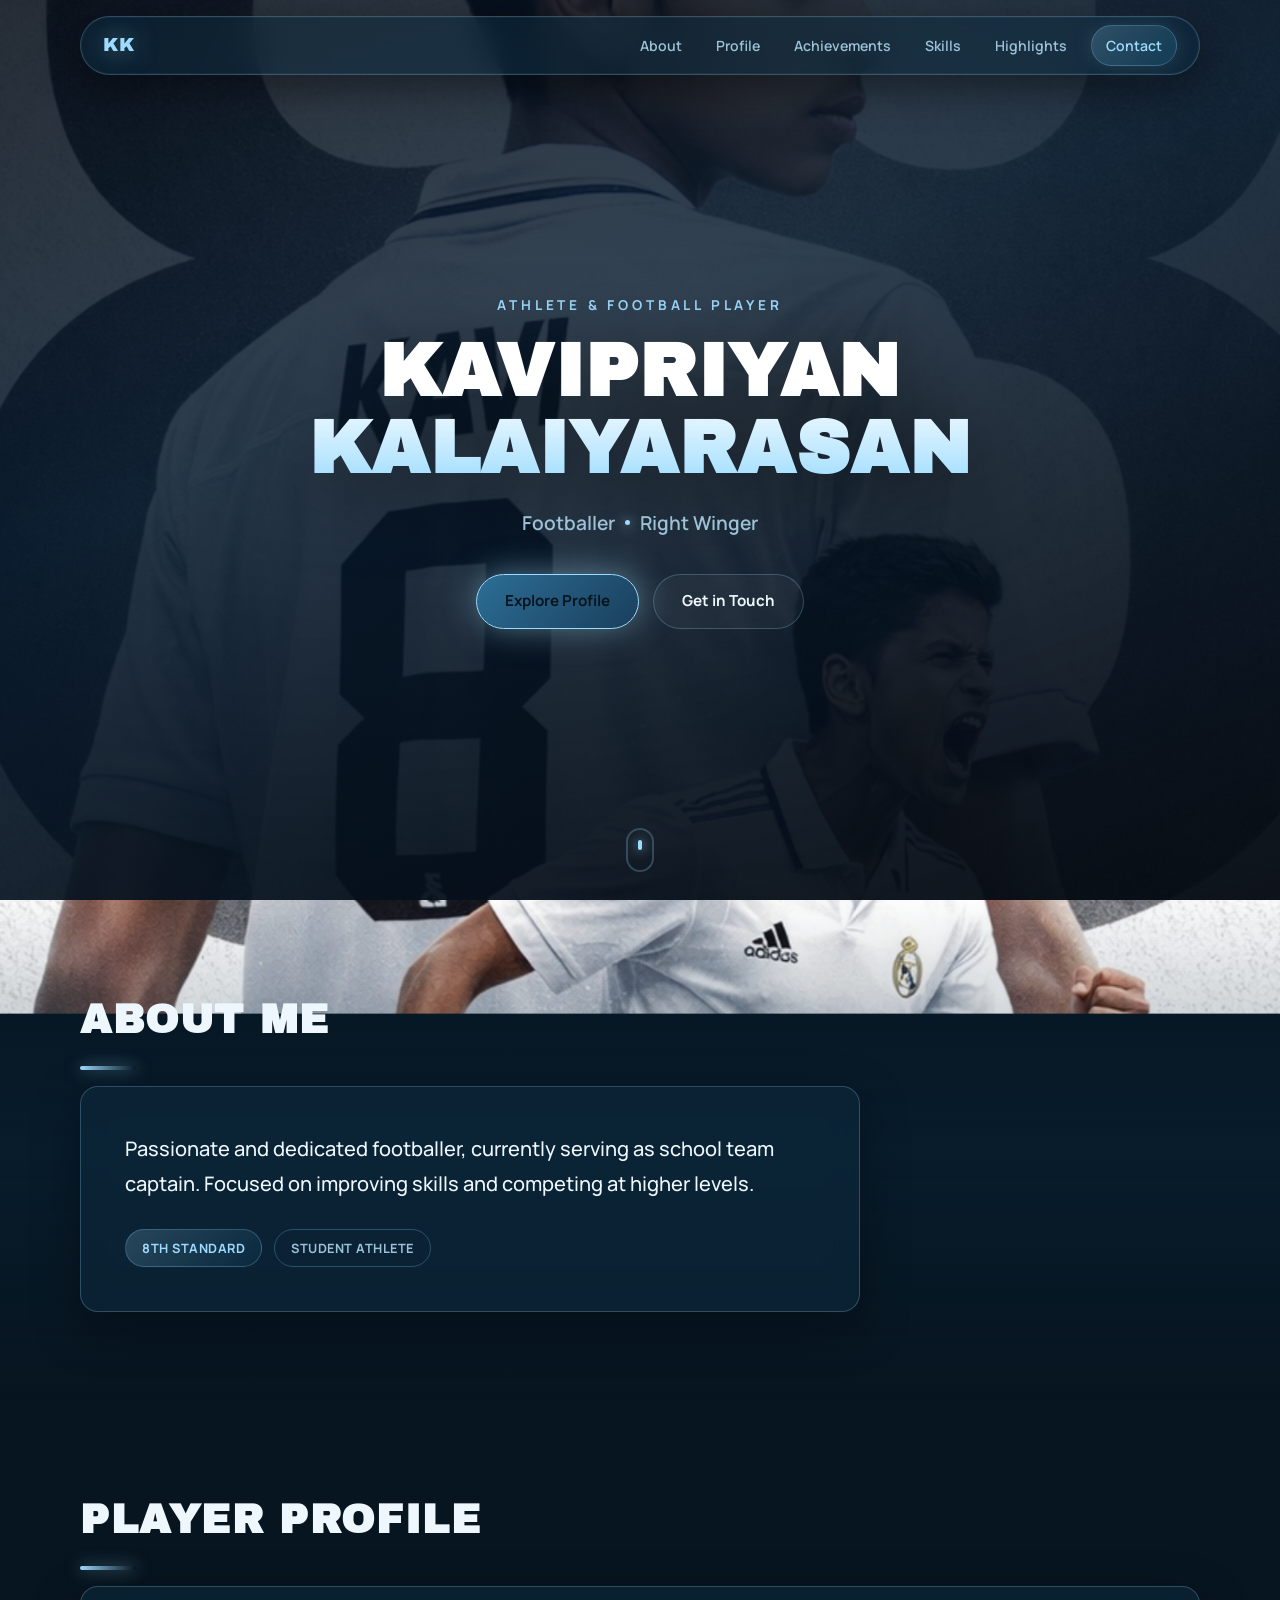
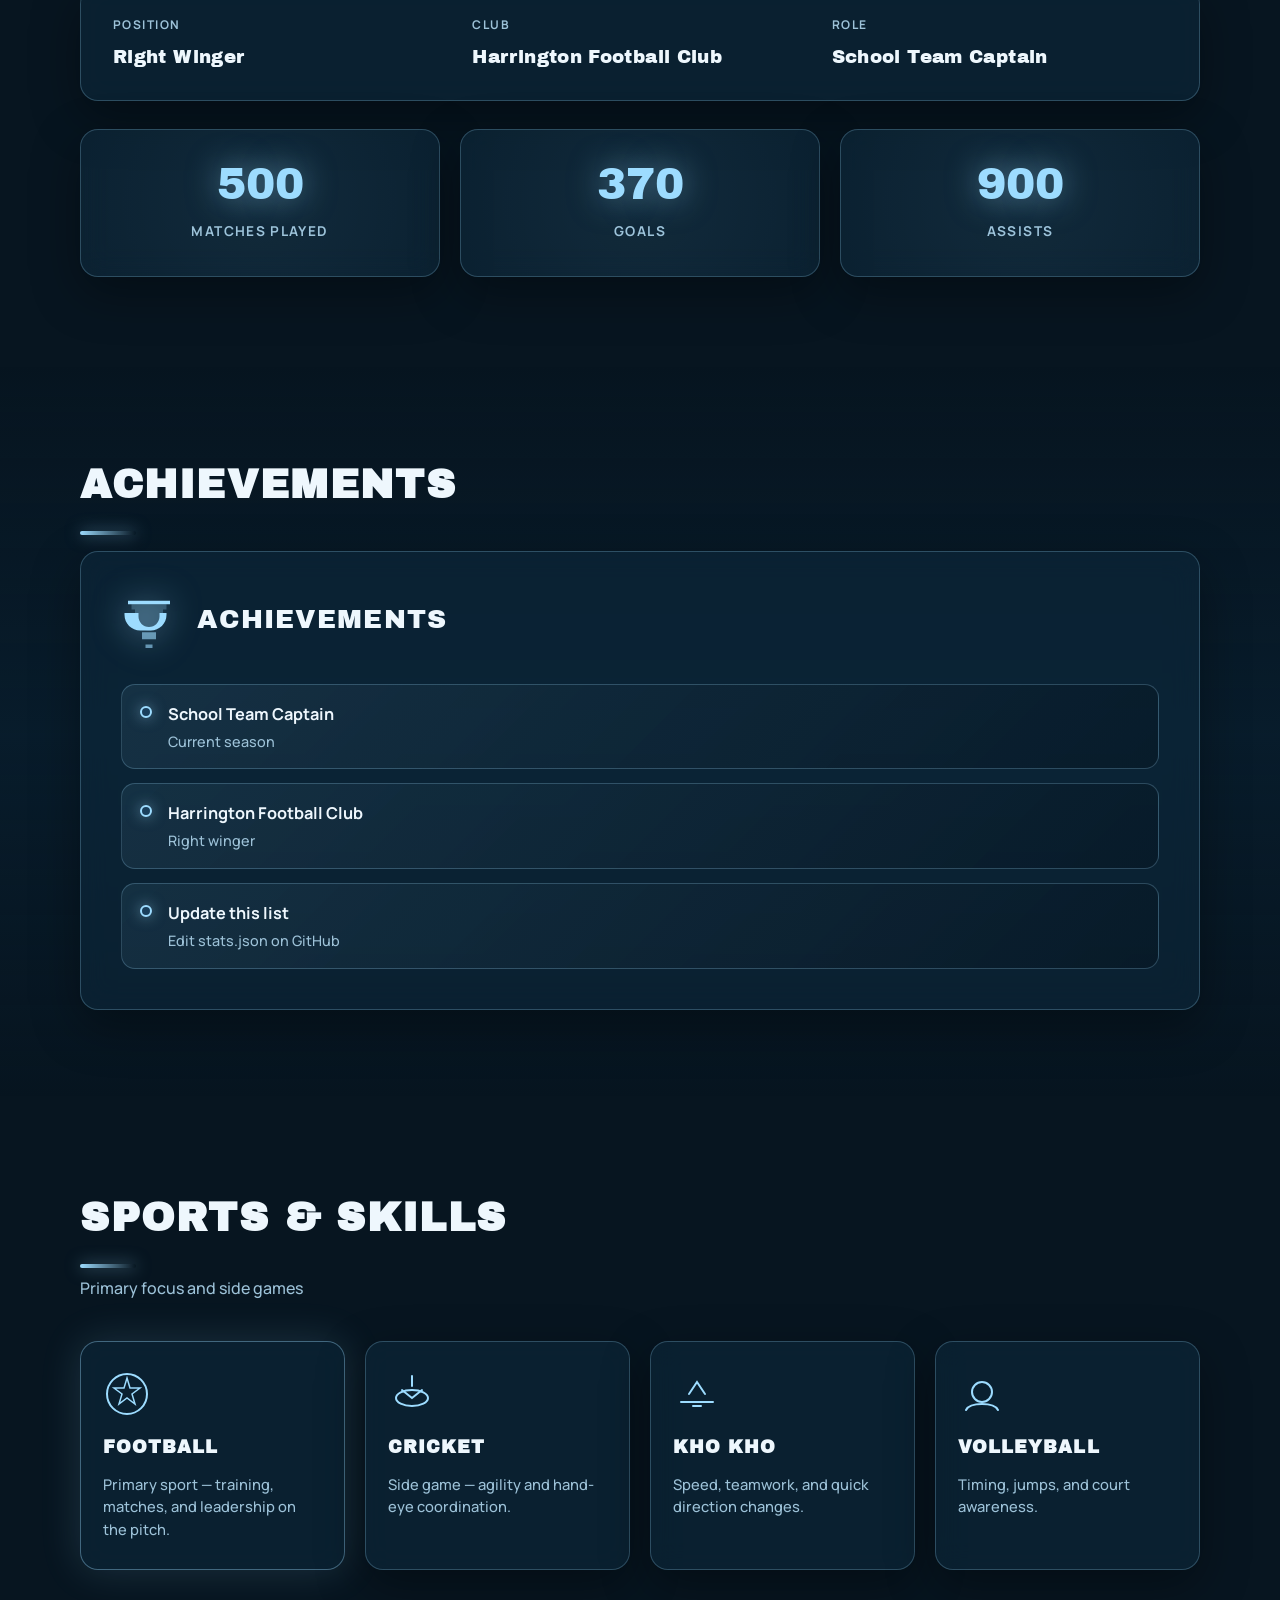
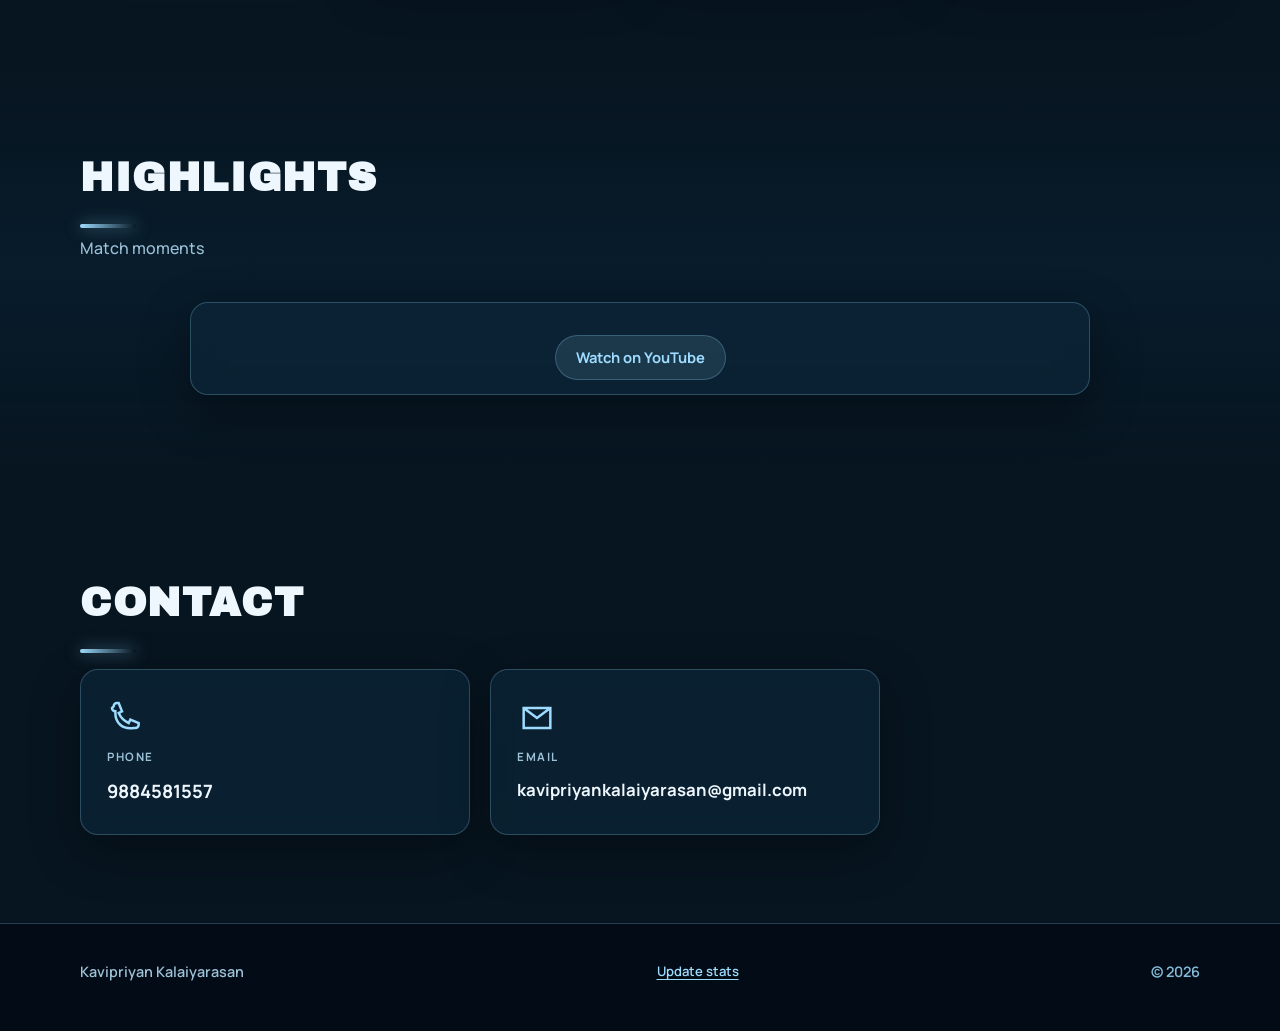
<file: index.html>
<!DOCTYPE html>
<html lang="en">
<head>
  <meta charset="UTF-8" />
  <meta name="viewport" content="width=device-width, initial-scale=1.0" />
  <meta name="referrer" content="strict-origin-when-cross-origin" />
  <title>Kavipriyan Kalaiyarasan | Footballer</title>
  <meta name="description" content="Right Winger — Kavipriyan Kalaiyarasan. School Team Captain, Harrington Football Club." />
  <link rel="preconnect" href="https://fonts.googleapis.com" />
  <link rel="preconnect" href="https://fonts.gstatic.com" crossorigin />
  <link href="https://fonts.googleapis.com/css2?family=Archivo+Black&family=Manrope:wght@400;500;600;700&display=swap" rel="stylesheet" />
  <link rel="stylesheet" href="styles.css" />
  <!-- Fallback if stats.json cannot be fetched (e.g. file://). Keep in sync with stats.json when possible. -->
  <script type="application/json" id="stats-fallback-data">
{"about":{"lead":"Passionate and dedicated footballer, currently serving as school team captain. Focused on improving skills and competing at higher levels.","badges":["8th Standard","Student Athlete"]},"profile":{"position":"Right Winger","club":"Harrington Football Club","role":"School Team Captain"},"stats":{"matches":"—","goals":"—","assists":"—"},"achievements":{"headline":"Achievements","items":[{"title":"School Team Captain","detail":"Current season"},{"title":"Harrington Football Club","detail":"Right winger"},{"title":"Update this list","detail":"Edit stats.json on GitHub"}]}}
  </script>
</head>
<body>
  <header class="site-header" id="top">
    <nav class="nav glass">
      <a class="nav-brand" href="#top">KK</a>
      <button class="nav-toggle" type="button" aria-expanded="false" aria-label="Open menu">
        <span></span><span></span><span></span>
      </button>
      <ul class="nav-links">
        <li><a href="#about">About</a></li>
        <li><a href="#profile">Profile</a></li>
        <li><a href="#achievements">Achievements</a></li>
        <li><a href="#skills">Skills</a></li>
        <li><a href="#highlights">Highlights</a></li>
        <li><a href="#contact" class="nav-cta">Contact</a></li>
      </ul>
    </nav>
  </header>

  <main>
    <section class="hero" id="hero">
      <div class="hero-bg" aria-hidden="true"></div>
      <div class="hero-overlay"></div>
      <div class="hero-content">
        <p class="hero-eyebrow hero-animate" style="--d: 0ms">Athlete &amp; Football Player</p>
        <h1 class="hero-title hero-animate" style="--d: 120ms">Kavipriyan Kalaiyarasan</h1>
        <p class="hero-subtitle hero-animate" style="--d: 260ms">Footballer<span class="dot"></span>Right Winger</p>
        <div class="hero-actions hero-animate" style="--d: 400ms">
          <a class="btn btn-primary" href="#about">Explore Profile</a>
          <a class="btn btn-ghost" href="#contact">Get in Touch</a>
        </div>
      </div>
      <a class="scroll-indicator" href="#about" aria-label="Scroll to about">
        <span class="scroll-line"></span>
      </a>
    </section>

    <section class="section about" id="about">
      <div class="container">
        <h2 class="section-title reveal">About Me</h2>
        <div class="about-card glass-card reveal">
          <p class="about-lead" id="aboutLead">
            Passionate and dedicated footballer, currently serving as school team captain. Focused on improving skills and competing at higher levels.
          </p>
          <div class="about-meta" id="aboutBadges">
            <span class="badge">8th Standard</span>
            <span class="badge badge-outline">Student Athlete</span>
          </div>
        </div>
      </div>
    </section>

    <section class="section profile" id="profile">
      <div class="container">
        <h2 class="section-title reveal">Player Profile</h2>
        <div class="profile-grid">
          <div class="info-strip glass-card reveal">
            <div class="info-item">
              <span class="info-label">Position</span>
              <span class="info-value" id="profilePosition">Right Winger</span>
            </div>
            <div class="info-item">
              <span class="info-label">Club</span>
              <span class="info-value" id="profileClub">Harrington Football Club</span>
            </div>
            <div class="info-item">
              <span class="info-label">Role</span>
              <span class="info-value" id="profileRole">School Team Captain</span>
            </div>
          </div>
          <div class="stat-cards">
            <article class="stat-card glass-card reveal" style="--delay: 0ms">
              <span class="stat-number" id="statMatches" data-target="—">—</span>
              <span class="stat-label">Matches Played</span>
              <div class="stat-glow"></div>
            </article>
            <article class="stat-card glass-card reveal" style="--delay: 80ms">
              <span class="stat-number" id="statGoals" data-target="—">—</span>
              <span class="stat-label">Goals</span>
              <div class="stat-glow"></div>
            </article>
            <article class="stat-card glass-card reveal" style="--delay: 160ms">
              <span class="stat-number" id="statAssists" data-target="—">—</span>
              <span class="stat-label">Assists</span>
              <div class="stat-glow"></div>
            </article>
          </div>
        </div>
      </div>
    </section>

    <section class="section achievements" id="achievements">
      <div class="container">
        <h2 class="section-title reveal">Achievements</h2>
        <div class="achievements-shell glass-card reveal">
          <div class="trophy-row">
            <div class="trophy-icon" aria-hidden="true">
              <svg viewBox="0 0 64 64" fill="none" xmlns="http://www.w3.org/2000/svg"><path d="M12 14h40v6H12V14zm4 6v8c0 8.837 7.163 16 16 16s16-7.163 16-16v-8H16z" fill="currentColor" opacity=".25"/><path d="M8 10h48v4H8v-4zm4 14h8v4c0 6.627 5.373 12 12 12s12-5.373 12-12v-4h8v2c0 9.941-8.059 18-18 18H22c-9.941 0-18-8.059-18-18v-2z" fill="currentColor"/><path d="M24 46h16v8H24v-8zm8 8v6h-4v4h8v-4h-4v-6z" fill="currentColor" opacity=".6"/></svg>
            </div>
            <p class="achievements-status loading-pulse" id="achievementsHeadline">Loading profile data…</p>
          </div>
          <div class="achievement-list" id="achievementList" aria-live="polite"></div>
        </div>
      </div>
    </section>

    <section class="section skills" id="skills">
      <div class="container">
        <h2 class="section-title reveal">Sports &amp; Skills</h2>
        <p class="section-sub reveal">Primary focus and side games</p>
        <div class="skills-grid">
          <article class="skill-card skill-card--primary glass-card reveal">
            <div class="skill-icon" aria-hidden="true">
              <svg viewBox="0 0 48 48" fill="none"><circle cx="24" cy="24" r="20" stroke="currentColor" stroke-width="2"/><path d="M24 8l3 10h10l-8 6 3 10-8-6-8 6 3-10-8-6h10l3-10z" stroke="currentColor" stroke-width="1.5" fill="none"/></svg>
            </div>
            <h3>Football</h3>
            <p>Primary sport — training, matches, and leadership on the pitch.</p>
          </article>
          <article class="skill-card glass-card reveal" style="--delay: 60ms">
            <div class="skill-icon" aria-hidden="true">
              <svg viewBox="0 0 48 48" fill="none"><ellipse cx="24" cy="28" rx="16" ry="8" stroke="currentColor" stroke-width="2"/><path d="M24 6v10M14 20l10 8 10-8" stroke="currentColor" stroke-width="2" stroke-linecap="round"/></svg>
            </div>
            <h3>Cricket</h3>
            <p>Side game — agility and hand-eye coordination.</p>
          </article>
          <article class="skill-card glass-card reveal" style="--delay: 120ms">
            <div class="skill-icon" aria-hidden="true">
              <svg viewBox="0 0 48 48" fill="none"><path d="M8 32h32M16 24l8-12 8 12M20 36h8" stroke="currentColor" stroke-width="2" stroke-linecap="round"/></svg>
            </div>
            <h3>Kho Kho</h3>
            <p>Speed, teamwork, and quick direction changes.</p>
          </article>
          <article class="skill-card glass-card reveal" style="--delay: 180ms">
            <div class="skill-icon" aria-hidden="true">
              <svg viewBox="0 0 48 48" fill="none"><circle cx="24" cy="22" r="10" stroke="currentColor" stroke-width="2"/><path d="M8 40c4-8 28-8 32 0" stroke="currentColor" stroke-width="2" stroke-linecap="round"/></svg>
            </div>
            <h3>Volleyball</h3>
            <p>Timing, jumps, and court awareness.</p>
          </article>
        </div>
      </div>
    </section>

    <section class="section highlights" id="highlights">
      <div class="container">
        <h2 class="section-title reveal">Highlights</h2>
        <p class="section-sub reveal">Match moments</p>
        <div
          class="video-frame glass-card reveal"
          data-youtube-embed="https://www.youtube-nocookie.com/embed/ACI2y6JpMbE?playsinline=1&amp;rel=0"
        >
          <div class="video-aspect">
            <iframe
              class="video-embed"
              title="Match highlights"
              loading="lazy"
              referrerpolicy="strict-origin-when-cross-origin"
              allow="accelerometer; autoplay; clipboard-write; encrypted-media; gyroscope; picture-in-picture; web-share"
              allowfullscreen
            ></iframe>
            <div class="video-placeholder" id="videoPlaceholder">
              <button type="button" class="play-btn" id="loadVideo" aria-label="Play highlights">
                <span class="play-triangle"></span>
              </button>
              <p class="video-hint">Tap play to watch here. If the player shows an error, use the link below.</p>
            </div>
          </div>
          <a
            class="video-external"
            href="https://www.youtube.com/shorts/ACI2y6JpMbE"
            target="_blank"
            rel="noopener noreferrer"
          >
            Watch on YouTube
          </a>
        </div>
      </div>
    </section>

    <section class="section contact" id="contact">
      <div class="container">
        <h2 class="section-title reveal">Contact</h2>
        <div class="contact-grid">
          <a class="contact-card glass-card reveal" href="tel:9884581557">
            <span class="contact-icon" aria-hidden="true">
              <svg viewBox="0 0 24 24" fill="none" stroke="currentColor" stroke-width="1.5"><path d="M4 5a2 2 0 012-2h1l2 5-2 1a12 12 0 006 6l1-2 5 2v1a2 2 0 01-2 2h-1C9.163 19 5 14.837 5 9V8a2 2 0 01-2-2z"/></svg>
            </span>
            <span class="contact-label">Phone</span>
            <span class="contact-value">9884581557</span>
          </a>
          <a class="contact-card glass-card reveal" style="--delay: 80ms" href="mailto:kavipriyankalaiyarasan@gmail.com">
            <span class="contact-icon" aria-hidden="true">
              <svg viewBox="0 0 24 24" fill="none" stroke="currentColor" stroke-width="1.5"><path d="M4 6h16v12H4V6zm0 0l8 6 8-6"/></svg>
            </span>
            <span class="contact-label">Email</span>
            <span class="contact-value email-long">kavipriyankalaiyarasan@gmail.com</span>
          </a>
        </div>
      </div>
    </section>
  </main>

  <footer class="footer">
    <div class="container footer-inner">
      <span>Kavipriyan Kalaiyarasan</span>
      <span class="footer-edit"><a href="edit-stats.html">Update stats</a></span>
      <span class="footer-year">&copy; 2026</span>
    </div>
  </footer>

  <script src="script.js"></script>
</body>
</html>
</file>
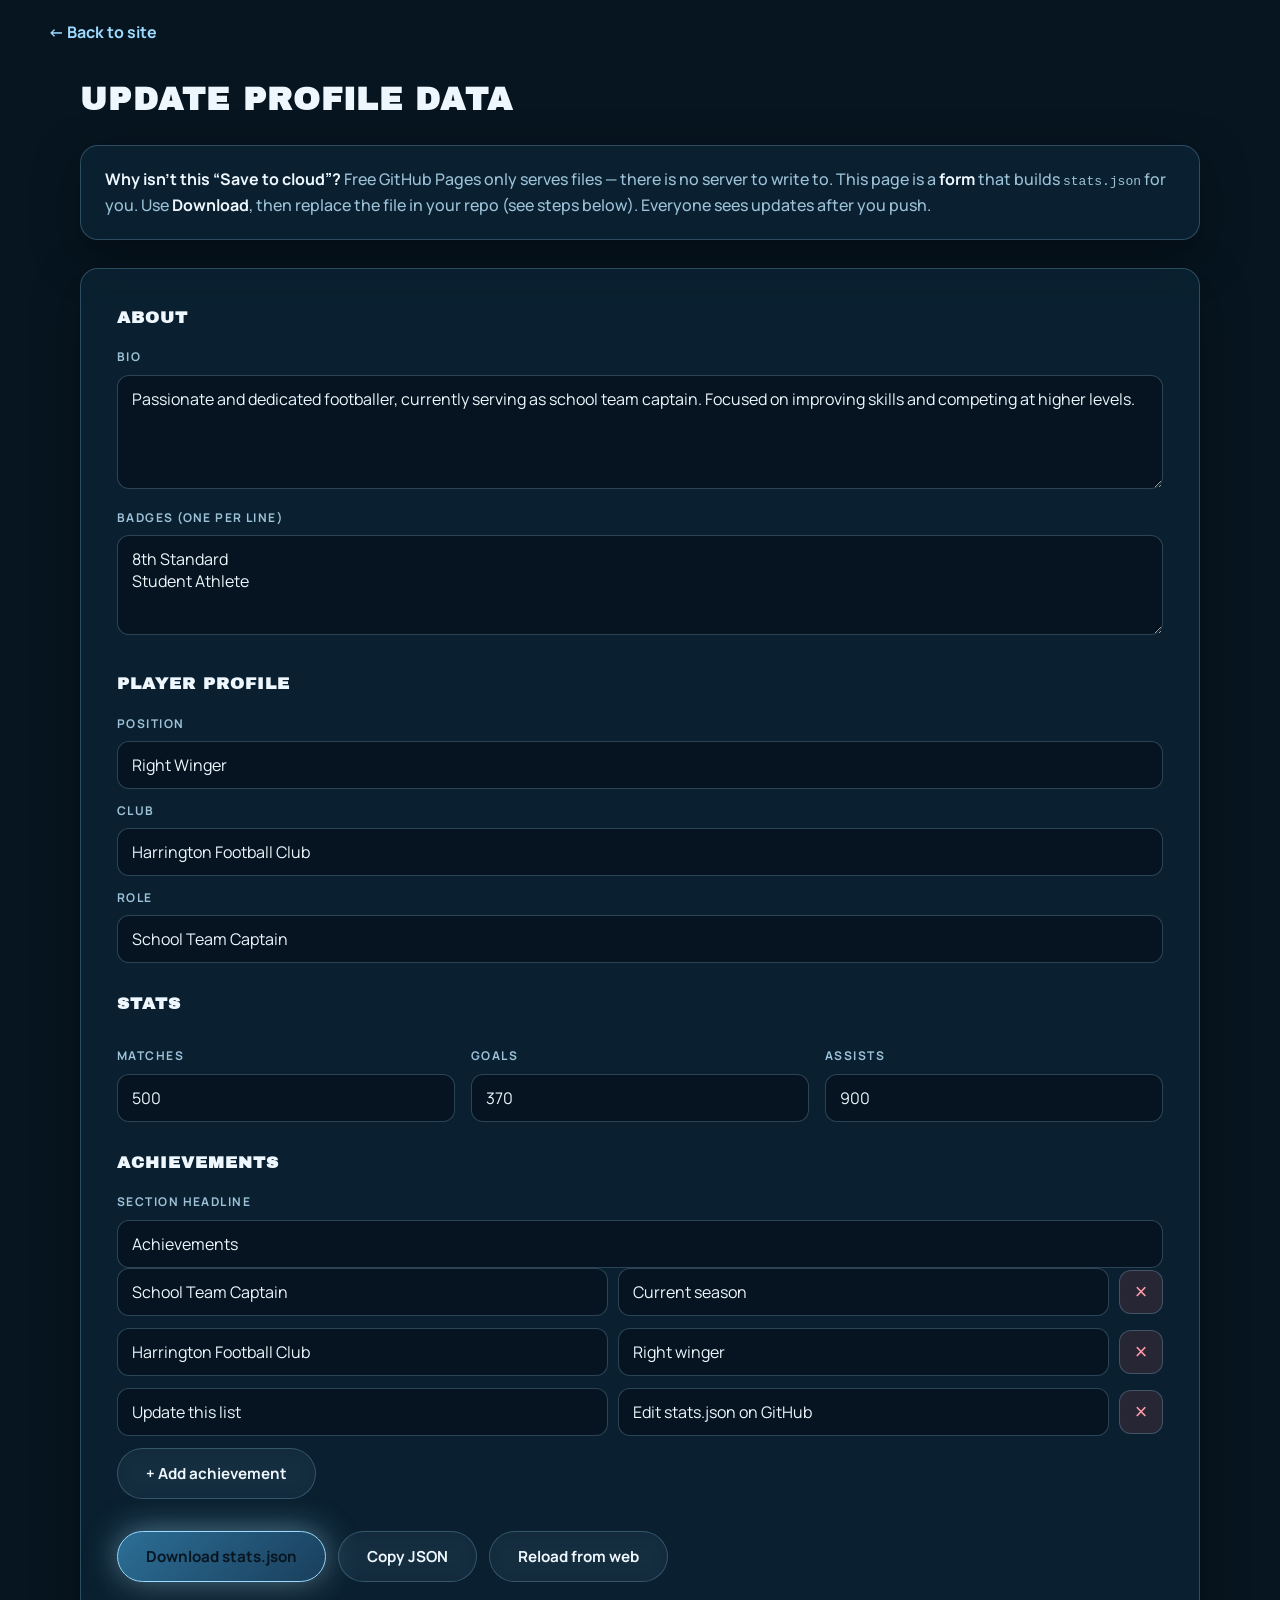
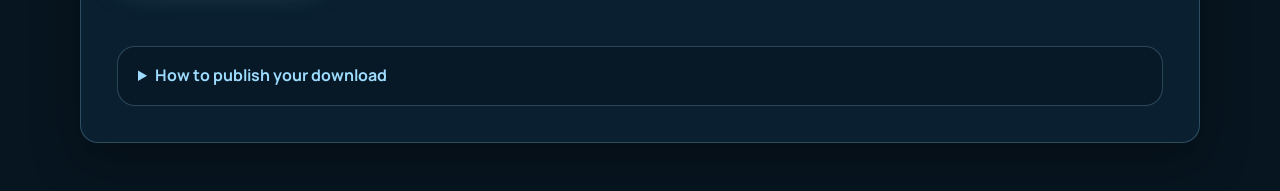
<file: edit-stats.html>
<!DOCTYPE html>
<html lang="en">
<head>
  <meta charset="UTF-8" />
  <meta name="viewport" content="width=device-width, initial-scale=1.0" />
  <title>Update stats — Kavipriyan Kalaiyarasan</title>
  <link rel="preconnect" href="https://fonts.googleapis.com" />
  <link rel="preconnect" href="https://fonts.gstatic.com" crossorigin />
  <link href="https://fonts.googleapis.com/css2?family=Archivo+Black&family=Manrope:wght@400;500;600;700&display=swap" rel="stylesheet" />
  <link rel="stylesheet" href="styles.css" />
</head>
<body class="edit-page">
  <div class="edit-top">
    <a class="edit-back" href="index.html">← Back to site</a>
  </div>

  <main class="edit-main container">
    <h1 class="edit-title">Update profile data</h1>
    <p class="edit-intro glass-card">
      <strong>Why isn’t this “Save to cloud”?</strong> Free GitHub Pages only serves files — there is no server to write to. This page is a
      <strong>form</strong> that builds <code>stats.json</code> for you. Use <strong>Download</strong>, then replace the file in your repo (see
      steps below). Everyone sees updates after you push.
    </p>

    <form class="edit-form glass-card" id="statsForm">
      <h2>About</h2>
      <label class="edit-label">Bio</label>
      <textarea class="edit-input edit-textarea" name="aboutLead" rows="4" required></textarea>

      <label class="edit-label">Badges (one per line)</label>
      <textarea class="edit-input edit-textarea" name="aboutBadges" rows="3" placeholder="8th Standard&#10;Student Athlete"></textarea>

      <h2>Player profile</h2>
      <label class="edit-label">Position</label>
      <input class="edit-input" type="text" name="position" />
      <label class="edit-label">Club</label>
      <input class="edit-input" type="text" name="club" />
      <label class="edit-label">Role</label>
      <input class="edit-input" type="text" name="role" />

      <h2>Stats</h2>
      <div class="edit-row">
        <div>
          <label class="edit-label">Matches</label>
          <input class="edit-input" type="text" name="matches" />
        </div>
        <div>
          <label class="edit-label">Goals</label>
          <input class="edit-input" type="text" name="goals" />
        </div>
        <div>
          <label class="edit-label">Assists</label>
          <input class="edit-input" type="text" name="assists" />
        </div>
      </div>

      <h2>Achievements</h2>
      <label class="edit-label">Section headline</label>
      <input class="edit-input" type="text" name="achievementsHeadline" />

      <div class="edit-ach-list" id="achList" aria-label="Achievement rows"></div>
      <button type="button" class="btn btn-ghost edit-add-btn" id="addAch">+ Add achievement</button>

      <div class="edit-actions">
        <button type="button" class="btn btn-primary" id="btnDownload">Download stats.json</button>
        <button type="button" class="btn btn-ghost" id="btnCopy">Copy JSON</button>
        <button type="button" class="btn btn-ghost" id="btnReload">Reload from web</button>
      </div>

      <p class="edit-status" id="editStatus" role="status"></p>

      <details class="edit-steps">
        <summary>How to publish your download</summary>
        <ol>
          <li>Open your GitHub repo → <strong>stats.json</strong> → Edit (pencil).</li>
          <li>Paste the JSON from <strong>Copy JSON</strong>, or upload the downloaded file.</li>
          <li>Commit to <code>main</code>. Wait ~1 minute, then refresh the live site.</li>
          <li>Optional: paste the same JSON into <code>index.html</code> inside <code>#stats-fallback-data</code> for offline file opens.</li>
        </ol>
      </details>
    </form>
  </main>

  <script>
    const STATS_REMOTE_URL =
      "https://raw.githubusercontent.com/KavipriyanKalaiyarasan/MyProjects/main/stats.json";

    async function tryFetchJson(url) {
      try {
        const res = await fetch(url, { cache: "no-cache" });
        if (!res.ok) return null;
        return await res.json();
      } catch {
        return null;
      }
    }

    async function loadStatsPayload() {
      const localUrl = new URL("stats.json", window.location.href).href;
      let data = await tryFetchJson(localUrl);
      if (!data) data = await tryFetchJson(STATS_REMOTE_URL);
      return data;
    }

    function applyToForm(data) {
      if (!data) return;
      const f = document.getElementById("statsForm");
      if (data.about?.lead) f.aboutLead.value = data.about.lead;
      if (Array.isArray(data.about?.badges)) f.aboutBadges.value = data.about.badges.join("\n");
      if (data.profile) {
        f.position.value = data.profile.position || "";
        f.club.value = data.profile.club || "";
        f.role.value = data.profile.role || "";
      }
      if (data.stats) {
        f.matches.value = data.stats.matches ?? "";
        f.goals.value = data.stats.goals ?? "";
        f.assists.value = data.stats.assists ?? "";
      }
      if (data.achievements) {
        f.achievementsHeadline.value = data.achievements.headline || "";
        const list = document.getElementById("achList");
        list.replaceChildren();
        const items = data.achievements.items || [];
        if (items.length) items.forEach((item) => addAchRow(item.title || "", item.detail || ""));
        else addAchRow();
      }
    }

    function addAchRow(title = "", detail = "") {
      const list = document.getElementById("achList");
      const row = document.createElement("div");
      row.className = "edit-ach-row";
      const inpTitle = document.createElement("input");
      inpTitle.className = "edit-input";
      inpTitle.type = "text";
      inpTitle.placeholder = "Title";
      inpTitle.value = title;
      inpTitle.setAttribute("data-ach-title", "");
      const inpDetail = document.createElement("input");
      inpDetail.className = "edit-input";
      inpDetail.type = "text";
      inpDetail.placeholder = "Detail / date";
      inpDetail.value = detail;
      inpDetail.setAttribute("data-ach-detail", "");
      const rm = document.createElement("button");
      rm.type = "button";
      rm.className = "edit-remove";
      rm.setAttribute("aria-label", "Remove");
      rm.textContent = "×";
      rm.addEventListener("click", () => {
        row.remove();
        if (!document.querySelector(".edit-ach-row")) addAchRow();
      });
      row.append(inpTitle, inpDetail, rm);
      list.appendChild(row);
    }

    function gatherJson() {
      const f = document.getElementById("statsForm");
      const badges = f.aboutBadges.value
        .split(/\r?\n/)
        .map((s) => s.trim())
        .filter(Boolean);
      const items = [];
      document.querySelectorAll(".edit-ach-row").forEach((row) => {
        const title = row.querySelector("[data-ach-title]")?.value.trim() || "";
        const detail = row.querySelector("[data-ach-detail]")?.value.trim() || "";
        if (title || detail) items.push({ title, detail });
      });
      return {
        about: {
          lead: f.aboutLead.value.trim(),
          badges: badges.length ? badges : ["8th Standard", "Student Athlete"],
        },
        profile: {
          position: f.position.value.trim(),
          club: f.club.value.trim(),
          role: f.role.value.trim(),
        },
        stats: {
          matches: f.matches.value.trim() || "—",
          goals: f.goals.value.trim() || "—",
          assists: f.assists.value.trim() || "—",
        },
        achievements: {
          headline: f.achievementsHeadline.value.trim() || "Achievements",
          items,
        },
      };
    }

    function setStatus(msg, ok) {
      const el = document.getElementById("editStatus");
      el.textContent = msg;
      el.style.color = ok ? "var(--neon)" : "var(--text-muted)";
    }

    document.getElementById("addAch").addEventListener("click", () => addAchRow());

    document.getElementById("btnDownload").addEventListener("click", () => {
      const json = JSON.stringify(gatherJson(), null, 2);
      const blob = new Blob([json], { type: "application/json" });
      const a = document.createElement("a");
      a.href = URL.createObjectURL(blob);
      a.download = "stats.json";
      a.click();
      URL.revokeObjectURL(a.href);
      setStatus("Download started. Upload or paste into GitHub as stats.json", true);
    });

    document.getElementById("btnCopy").addEventListener("click", async () => {
      const json = JSON.stringify(gatherJson(), null, 2);
      try {
        await navigator.clipboard.writeText(json);
        setStatus("JSON copied — paste into GitHub stats.json editor", true);
      } catch {
        setStatus("Copy failed — use Download instead", false);
      }
    });

    document.getElementById("btnReload").addEventListener("click", async () => {
      setStatus("Loading…", true);
      const data = await loadStatsPayload();
      if (data) {
        applyToForm(data);
        setStatus("Form filled from stats.json", true);
      } else {
        setStatus("Could not load — check internet or open via localhost / GitHub Pages", false);
      }
    });

    (async function init() {
      const data = await loadStatsPayload();
      if (data) applyToForm(data);
      else {
        addAchRow();
      }
      if (!document.querySelector(".edit-ach-row")) addAchRow();
    })();
  </script>
</body>
</html>
</file>
<file: styles.css>
:root {
  --black: #071520;
  --green-deep: #0d1c2e;
  --green-mid: #1a3f5c;
  --green-bright: #2c6e96;
  --neon: #9ddcff;
  --neon-dim: rgba(157, 220, 255, 0.52);
  --neon-soft: rgba(157, 220, 255, 0.15);
  --text: #eef7fd;
  --text-muted: #9dc2d8;
  --glass: rgba(14, 42, 62, 0.55);
  --glass-border: rgba(157, 220, 255, 0.24);
  --font-display: "Archivo Black", sans-serif;
  --font-body: "Manrope", system-ui, sans-serif;
  --radius: 18px;
  --header-h: 72px;
  --ease-out: cubic-bezier(0.22, 1, 0.36, 1);
}

*,
*::before,
*::after {
  box-sizing: border-box;
}

html {
  scroll-behavior: smooth;
}

@media (prefers-reduced-motion: reduce) {
  html {
    scroll-behavior: auto;
  }
  *,
  *::before,
  *::after {
    animation-duration: 0.01ms !important;
    animation-iteration-count: 1 !important;
    transition-duration: 0.01ms !important;
  }
}

body {
  margin: 0;
  font-family: var(--font-body);
  font-weight: 500;
  background: var(--black);
  color: var(--text);
  line-height: 1.6;
  overflow-x: hidden;
}

body.nav-open {
  overflow: hidden;
}

a {
  color: inherit;
  text-decoration: none;
}

img {
  max-width: 100%;
  display: block;
}

.container {
  width: min(1120px, 92vw);
  margin-inline: auto;
}

/* Header & Nav */
.site-header {
  position: fixed;
  inset: 0 0 auto 0;
  z-index: 1000;
  padding: 16px;
  pointer-events: none;
}

.site-header * {
  pointer-events: auto;
}

.nav {
  width: min(1120px, 92vw);
  margin-inline: auto;
  display: flex;
  align-items: center;
  justify-content: space-between;
  padding: 14px 22px;
  border-radius: 999px;
  border: 1px solid var(--glass-border);
  background: var(--glass);
  backdrop-filter: blur(16px);
  -webkit-backdrop-filter: blur(16px);
  box-shadow: 0 12px 40px rgba(0, 0, 0, 0.45),
    0 0 0 1px rgba(255, 255, 255, 0.04) inset;
  transition: transform 0.4s var(--ease-out), box-shadow 0.4s var(--ease-out);
}

.nav.is-scrolled {
  box-shadow: 0 8px 32px rgba(0, 0, 0, 0.55), 0 0 24px var(--neon-soft);
}

.nav-brand {
  font-family: var(--font-display);
  font-size: 1.15rem;
  letter-spacing: 0.06em;
  color: var(--neon);
  text-shadow: 0 0 24px var(--neon-dim);
}

.nav-links {
  list-style: none;
  margin: 0;
  padding: 0;
  display: flex;
  align-items: center;
  gap: 6px;
}

.nav-links a {
  padding: 10px 14px;
  border-radius: 999px;
  font-size: 0.88rem;
  font-weight: 600;
  color: var(--text-muted);
  transition: color 0.25s, background 0.25s, box-shadow 0.25s;
}

.nav-links a:hover {
  color: var(--text);
  background: rgba(157, 220, 255, 0.12);
}

.nav-cta {
  background: linear-gradient(135deg, rgba(157, 220, 255, 0.22), rgba(20, 70, 98, 0.68));
  border: 1px solid var(--glass-border);
  color: var(--neon) !important;
  margin-left: 4px;
  box-shadow: 0 0 20px var(--neon-soft);
}

.nav-cta:hover {
  box-shadow: 0 0 28px var(--neon-dim);
}

.nav-toggle {
  display: none;
  flex-direction: column;
  gap: 6px;
  background: none;
  border: none;
  cursor: pointer;
  padding: 8px;
}

.nav-toggle span {
  width: 24px;
  height: 2px;
  background: var(--neon);
  border-radius: 2px;
  transition: transform 0.3s var(--ease-out), opacity 0.3s;
}

@media (max-width: 900px) {
  .nav-toggle {
    display: flex;
  }

  .nav-links {
    position: fixed;
    inset: 88px 16px auto;
    flex-direction: column;
    padding: 20px;
    border-radius: var(--radius);
    background: rgba(4, 12, 22, 0.97);
    border: 1px solid var(--glass-border);
    backdrop-filter: blur(20px);
    transform: translateY(-12px);
    opacity: 0;
    visibility: hidden;
    transition: opacity 0.3s var(--ease-out), visibility 0.3s, transform 0.3s var(--ease-out);
  }

  .nav.is-open .nav-links {
    opacity: 1;
    visibility: visible;
    transform: translateY(0);
  }

  .nav.is-open .nav-toggle span:nth-child(1) {
    transform: translateY(8px) rotate(45deg);
  }

  .nav.is-open .nav-toggle span:nth-child(2) {
    opacity: 0;
  }

  .nav.is-open .nav-toggle span:nth-child(3) {
    transform: translateY(-8px) rotate(-45deg);
  }
}

/* Hero */
.hero {
  position: relative;
  min-height: 100vh;
  min-height: 100dvh;
  display: flex;
  align-items: center;
  justify-content: center;
  padding: calc(var(--header-h) + 32px) 24px 80px;
  isolation: isolate;
}

.hero-bg {
  position: absolute;
  inset: -8%;
  background-color: var(--black);
  background-image: url("1000216327.png");
  background-size: cover;
  background-position: center 28%;
  background-repeat: no-repeat;
  transform: scale(1.08);
  will-change: transform;
  z-index: 0;
}

.hero-overlay {
  position: absolute;
  inset: 0;
  background: linear-gradient(
      160deg,
      rgba(4, 12, 22, 0.75) 0%,
      rgba(8, 28, 48, 0.82) 40%,
      rgba(4, 9, 16, 0.92) 100%
    ),
    radial-gradient(ellipse 80% 60% at 50% 40%, transparent 0%, rgba(4, 14, 26, 0.5) 100%);
  z-index: 1;
}

.hero-content {
  position: relative;
  z-index: 2;
  text-align: center;
  max-width: 920px;
}

.hero-eyebrow {
  font-size: 0.85rem;
  letter-spacing: 0.28em;
  text-transform: uppercase;
  color: var(--neon);
  margin: 0 0 16px;
  font-weight: 700;
}

.hero-title {
  font-family: var(--font-display);
  font-size: clamp(2.4rem, 7vw, 4.6rem);
  line-height: 1.05;
  margin: 0 0 20px;
  text-transform: uppercase;
  letter-spacing: 0.02em;
  background: linear-gradient(180deg, #fff 35%, var(--neon));
  -webkit-background-clip: text;
  background-clip: text;
  color: transparent;
  filter: drop-shadow(0 12px 40px rgba(0, 0, 0, 0.6));
}

.hero-subtitle {
  font-size: clamp(1rem, 2.5vw, 1.2rem);
  color: var(--text-muted);
  margin: 0 0 36px;
  display: flex;
  align-items: center;
  justify-content: center;
  flex-wrap: wrap;
  gap: 10px;
  font-weight: 600;
}

.hero-subtitle .dot {
  width: 5px;
  height: 5px;
  border-radius: 50%;
  background: var(--neon);
  box-shadow: 0 0 12px var(--neon);
}

.hero-actions {
  display: flex;
  flex-wrap: wrap;
  gap: 14px;
  justify-content: center;
}

.btn {
  display: inline-flex;
  align-items: center;
  justify-content: center;
  padding: 14px 28px;
  border-radius: 999px;
  font-family: var(--font-body);
  font-weight: 700;
  font-size: 0.95rem;
  border: 1px solid transparent;
  cursor: pointer;
  transition: transform 0.25s var(--ease-out), box-shadow 0.25s, background 0.25s,
    border-color 0.25s, color 0.25s;
}

.btn-primary {
  background: linear-gradient(135deg, var(--green-bright), var(--green-mid));
  color: var(--black);
  border-color: var(--neon);
  box-shadow: 0 0 32px var(--neon-dim), 0 8px 24px rgba(0, 0, 0, 0.4);
}

.btn-primary:hover {
  transform: translateY(-2px);
  box-shadow: 0 0 48px rgba(157, 220, 255, 0.45), 0 12px 28px rgba(0, 0, 0, 0.45);
}

.btn-ghost {
  background: rgba(255, 255, 255, 0.04);
  color: var(--text);
  border-color: var(--glass-border);
  backdrop-filter: blur(8px);
}

.btn-ghost:hover {
  border-color: var(--neon);
  color: var(--neon);
  box-shadow: 0 0 24px var(--neon-soft);
  transform: translateY(-2px);
}

.hero-animate {
  opacity: 0;
  transform: translateY(28px);
  animation: heroIn 1s var(--ease-out) forwards;
  animation-delay: var(--d, 0ms);
}

@keyframes heroIn {
  to {
    opacity: 1;
    transform: translateY(0);
  }
}

.scroll-indicator {
  position: absolute;
  bottom: 28px;
  left: 50%;
  transform: translateX(-50%);
  z-index: 2;
  width: 28px;
  height: 44px;
  border: 2px solid var(--glass-border);
  border-radius: 999px;
  display: flex;
  align-items: flex-start;
  justify-content: center;
  padding-top: 10px;
  transition: border-color 0.3s, box-shadow 0.3s;
}

.scroll-indicator:hover {
  border-color: var(--neon);
  box-shadow: 0 0 20px var(--neon-soft);
}

.scroll-line {
  width: 4px;
  height: 10px;
  border-radius: 4px;
  background: var(--neon);
  animation: scrollBob 1.6s ease-in-out infinite;
  box-shadow: 0 0 12px var(--neon);
}

@keyframes scrollBob {
  0%,
  100% {
    opacity: 0.5;
    transform: translateY(0);
  }
  50% {
    opacity: 1;
    transform: translateY(8px);
  }
}

/* Sections */
.section {
  position: relative;
  padding: 88px 0;
}

main > section.section:nth-child(even) {
  background: linear-gradient(180deg, transparent, rgba(10, 40, 62, 0.38), transparent);
}

.section-title {
  font-family: var(--font-display);
  font-size: clamp(1.75rem, 4vw, 2.5rem);
  text-transform: uppercase;
  letter-spacing: 0.04em;
  margin: 0 0 16px;
  color: var(--text);
}

.section-title::after {
  content: "";
  display: block;
  width: 56px;
  height: 4px;
  margin-top: 14px;
  border-radius: 4px;
  background: linear-gradient(90deg, var(--neon), transparent);
  box-shadow: 0 0 16px var(--neon-dim);
}

.section-sub {
  color: var(--text-muted);
  margin: -8px 0 40px;
  font-size: 1rem;
}

.glass-card {
  background: var(--glass);
  border: 1px solid var(--glass-border);
  border-radius: var(--radius);
  backdrop-filter: blur(14px);
  -webkit-backdrop-filter: blur(14px);
  box-shadow: 0 16px 48px rgba(0, 0, 0, 0.35);
  transition: transform 0.35s var(--ease-out), border-color 0.35s, box-shadow 0.35s;
}

.glass-card:hover {
  border-color: rgba(157, 220, 255, 0.38);
  box-shadow: 0 20px 56px rgba(0, 0, 0, 0.45), 0 0 40px var(--neon-soft);
}

/* Reveal */
.reveal {
  opacity: 0;
  transform: translateY(36px);
  transition: opacity 0.7s var(--ease-out), transform 0.7s var(--ease-out);
  transition-delay: var(--delay, 0ms);
}

.reveal.is-visible {
  opacity: 1;
  transform: translateY(0);
}

/* About */
.about-card {
  padding: clamp(28px, 5vw, 44px);
  max-width: 780px;
}

.about-lead {
  font-size: clamp(1.05rem, 2.2vw, 1.25rem);
  line-height: 1.75;
  color: var(--text);
  margin: 0 0 28px;
}

.about-meta {
  display: flex;
  flex-wrap: wrap;
  gap: 12px;
}

.badge {
  display: inline-flex;
  align-items: center;
  padding: 8px 16px;
  border-radius: 999px;
  font-size: 0.8rem;
  font-weight: 700;
  letter-spacing: 0.04em;
  text-transform: uppercase;
  background: linear-gradient(135deg, rgba(157, 220, 255, 0.2), rgba(12, 48, 72, 0.55));
  color: var(--neon);
  border: 1px solid var(--glass-border);
}

.badge-outline {
  background: transparent;
  color: var(--text-muted);
}

/* Profile */
.profile-grid {
  display: flex;
  flex-direction: column;
  gap: 28px;
}

.info-strip {
  display: grid;
  grid-template-columns: repeat(3, 1fr);
  gap: 24px;
  padding: 28px 32px;
}

@media (max-width: 768px) {
  .info-strip {
    grid-template-columns: 1fr;
    text-align: center;
  }
}

.info-item {
  display: flex;
  flex-direction: column;
  gap: 8px;
}

.info-label {
  font-size: 0.75rem;
  text-transform: uppercase;
  letter-spacing: 0.12em;
  color: var(--text-muted);
  font-weight: 700;
}

.info-value {
  font-family: var(--font-display);
  font-size: 1.15rem;
  color: var(--text);
  letter-spacing: 0.02em;
}

.stat-cards {
  display: grid;
  grid-template-columns: repeat(3, 1fr);
  gap: 20px;
}

@media (max-width: 700px) {
  .stat-cards {
    grid-template-columns: 1fr;
  }
}

.stat-card {
  position: relative;
  padding: 32px 24px;
  text-align: center;
  overflow: hidden;
}

.stat-card:hover .stat-glow {
  opacity: 1;
  transform: scale(1.1);
}

.stat-number {
  font-family: var(--font-display);
  font-size: 2.75rem;
  display: block;
  color: var(--neon);
  text-shadow: 0 0 32px var(--neon-dim);
  line-height: 1;
  margin-bottom: 12px;
}

.stat-label {
  font-size: 0.85rem;
  font-weight: 700;
  text-transform: uppercase;
  letter-spacing: 0.1em;
  color: var(--text-muted);
}

.stat-glow {
  position: absolute;
  inset: -40%;
  background: radial-gradient(circle, var(--neon-soft) 0%, transparent 65%);
  opacity: 0.35;
  pointer-events: none;
  transition: opacity 0.5s var(--ease-out), transform 0.5s var(--ease-out);
}

/* Achievements */
.achievements-shell {
  padding: clamp(28px, 4vw, 40px);
  overflow: hidden;
}

.trophy-row {
  display: flex;
  align-items: center;
  gap: 20px;
  flex-wrap: wrap;
  margin-bottom: 36px;
}

.trophy-icon {
  width: 56px;
  height: 56px;
  color: var(--neon);
  filter: drop-shadow(0 0 16px var(--neon-dim));
}

.trophy-icon svg {
  width: 100%;
  height: 100%;
}

.achievements-status {
  font-family: var(--font-display);
  font-size: clamp(1.25rem, 3vw, 1.65rem);
  letter-spacing: 0.04em;
  text-transform: uppercase;
  margin: 0;
  color: var(--text);
}

.achievement-list {
  display: flex;
  flex-direction: column;
  gap: 14px;
  margin-top: 4px;
}

.achievement-item {
  display: grid;
  grid-template-columns: auto 1fr;
  gap: 16px;
  align-items: flex-start;
  padding: 16px 18px;
  border-radius: 14px;
  border: 1px solid var(--glass-border);
  background: linear-gradient(135deg, rgba(157, 220, 255, 0.08), rgba(4, 14, 24, 0.35));
  transition: border-color 0.25s var(--ease-out), box-shadow 0.25s var(--ease-out);
}

.achievement-item:hover {
  border-color: rgba(157, 220, 255, 0.35);
  box-shadow: 0 0 24px var(--neon-soft);
}

.achievement-item-mark {
  width: 12px;
  height: 12px;
  margin-top: 5px;
  border-radius: 50%;
  background: var(--green-mid);
  border: 2px solid var(--neon);
  box-shadow: 0 0 14px var(--neon-dim);
}

.achievement-item h4 {
  margin: 0 0 4px;
  font-family: var(--font-body);
  font-size: 1.02rem;
  font-weight: 700;
  color: var(--text);
}

.achievement-item p {
  margin: 0;
  font-size: 0.9rem;
  color: var(--text-muted);
  line-height: 1.5;
}

.achievement-fallback {
  margin: 0;
  padding: 16px;
  border-radius: 12px;
  border: 1px dashed var(--glass-border);
  color: var(--text-muted);
  font-size: 0.92rem;
  line-height: 1.55;
}

.achievement-fallback code {
  font-size: 0.85em;
  color: var(--neon);
}

.loading-pulse {
  animation: statusPulse 2s ease-in-out infinite;
}

@keyframes statusPulse {
  0%,
  100% {
    opacity: 1;
    text-shadow: 0 0 20px var(--neon-soft);
  }
  50% {
    opacity: 0.75;
    text-shadow: 0 0 32px var(--neon-dim);
  }
}

.timeline {
  position: relative;
  min-height: 120px;
  display: flex;
  align-items: center;
  justify-content: space-between;
  padding: 0 24px;
}

.timeline-line {
  position: absolute;
  left: 10%;
  right: 10%;
  top: 50%;
  height: 3px;
  transform: translateY(-50%);
  background: linear-gradient(
    90deg,
    transparent,
    var(--glass-border),
    var(--neon-dim),
    var(--glass-border),
    transparent
  );
  border-radius: 3px;
  animation: lineShimmer 3s ease-in-out infinite;
}

@keyframes lineShimmer {
  0%,
  100% {
    opacity: 0.5;
  }
  50% {
    opacity: 1;
  }
}

.timeline-node {
  position: relative;
  z-index: 1;
}

.timeline-node span {
  display: block;
  width: 18px;
  height: 18px;
  border-radius: 50%;
  background: var(--green-mid);
  border: 2px solid var(--neon);
  box-shadow: 0 0 16px var(--neon-dim);
  animation: nodeFloat 2.4s ease-in-out infinite;
}

.timeline-node:nth-child(2) span {
  animation-delay: 0.2s;
}

.timeline-node:nth-child(3) span {
  animation-delay: 0.4s;
}

.timeline-node:nth-child(4) span {
  animation-delay: 0.6s;
}

@keyframes nodeFloat {
  0%,
  100% {
    transform: translateY(0);
  }
  50% {
    transform: translateY(-6px);
  }
}

/* Skills */
.skills-grid {
  display: grid;
  grid-template-columns: repeat(4, 1fr);
  gap: 20px;
}

@media (max-width: 1000px) {
  .skills-grid {
    grid-template-columns: repeat(2, 1fr);
  }
}

@media (max-width: 520px) {
  .skills-grid {
    grid-template-columns: 1fr;
  }
}

.skill-card {
  padding: 28px 22px;
  text-align: left;
}

.skill-card--primary {
  grid-column: span 1;
  border-color: rgba(157, 220, 255, 0.38);
  box-shadow: 0 0 40px var(--neon-soft);
}

@media (min-width: 1001px) {
  .skill-card--primary {
    grid-row: span 1;
  }
}

.skill-card:hover {
  transform: translateY(-6px);
}

.skill-icon {
  width: 48px;
  height: 48px;
  color: var(--neon);
  margin-bottom: 16px;
  transition: transform 0.35s var(--ease-out), filter 0.35s;
}

.skill-card:hover .skill-icon {
  transform: scale(1.08) rotate(-4deg);
  filter: drop-shadow(0 0 12px var(--neon-dim));
}

.skill-icon svg {
  width: 100%;
  height: 100%;
}

.skill-card h3 {
  font-family: var(--font-display);
  font-size: 1.1rem;
  text-transform: uppercase;
  letter-spacing: 0.06em;
  margin: 0 0 10px;
}

.skill-card p {
  margin: 0;
  font-size: 0.92rem;
  color: var(--text-muted);
  font-weight: 500;
  line-height: 1.55;
}

/* Video */
.video-frame {
  padding: 14px;
  max-width: 900px;
  margin-inline: auto;
  display: flex;
  flex-direction: column;
  align-items: center;
  gap: 18px;
}

.video-external {
  font-size: 0.92rem;
  font-weight: 700;
  color: var(--neon);
  padding: 10px 20px;
  border-radius: 999px;
  border: 1px solid var(--glass-border);
  background: rgba(157, 220, 255, 0.12);
  transition: transform 0.25s var(--ease-out), box-shadow 0.25s, border-color 0.25s;
}

.video-external:hover {
  transform: translateY(-2px);
  border-color: var(--neon);
  box-shadow: 0 0 24px var(--neon-soft);
}

.video-aspect {
  position: relative;
  aspect-ratio: 16 / 9;
  border-radius: calc(var(--radius) - 4px);
  overflow: hidden;
  background: var(--green-deep);
}

.video-embed {
  position: absolute;
  inset: 0;
  width: 100%;
  height: 100%;
  border: none;
  opacity: 0;
  pointer-events: none;
  transition: opacity 0.5s var(--ease-out);
}

.video-embed.is-active {
  opacity: 1;
  pointer-events: auto;
}

.video-placeholder {
  position: absolute;
  inset: 0;
  display: flex;
  flex-direction: column;
  align-items: center;
  justify-content: center;
  gap: 20px;
  padding: 24px;
  background: radial-gradient(ellipse at center, rgba(157, 220, 255, 0.12), transparent 60%),
    linear-gradient(145deg, var(--green-mid), var(--black));
  text-align: center;
  transition: opacity 0.4s var(--ease-out), visibility 0.4s;
}

.video-placeholder.is-hidden {
  opacity: 0;
  visibility: hidden;
  pointer-events: none;
}

.play-btn {
  width: 88px;
  height: 88px;
  border-radius: 50%;
  border: 2px solid var(--neon);
  background: rgba(157, 220, 255, 0.15);
  cursor: pointer;
  display: flex;
  align-items: center;
  justify-content: center;
  box-shadow: 0 0 40px var(--neon-dim);
  transition: transform 0.3s var(--ease-out), box-shadow 0.3s, background 0.3s;
}

.play-btn:hover {
  transform: scale(1.08);
  box-shadow: 0 0 56px rgba(157, 220, 255, 0.45);
  background: rgba(157, 220, 255, 0.22);
}

.play-btn:active {
  transform: scale(0.98);
}

.play-triangle {
  width: 0;
  height: 0;
  border-style: solid;
  border-width: 14px 0 14px 22px;
  border-color: transparent transparent transparent var(--neon);
  margin-left: 6px;
  filter: drop-shadow(0 0 8px var(--neon));
  animation: playPulse 1.8s ease-in-out infinite;
}

@keyframes playPulse {
  0%,
  100% {
    transform: scale(1);
  }
  50% {
    transform: scale(1.06);
  }
}

.video-hint,
.video-placeholder p {
  margin: 0;
  max-width: 360px;
  color: var(--text-muted);
  font-size: 0.92rem;
}

/* Contact */
.contact-grid {
  display: grid;
  grid-template-columns: repeat(2, 1fr);
  gap: 20px;
  max-width: 800px;
}

@media (max-width: 640px) {
  .contact-grid {
    grid-template-columns: 1fr;
  }
}

.contact-card {
  display: flex;
  flex-direction: column;
  align-items: flex-start;
  gap: 10px;
  padding: 28px 26px;
}

.contact-card:hover {
  transform: translateY(-4px);
}

.contact-icon {
  width: 40px;
  height: 40px;
  color: var(--neon);
}

.contact-icon svg {
  width: 100%;
  height: 100%;
}

.contact-label {
  font-size: 0.72rem;
  text-transform: uppercase;
  letter-spacing: 0.14em;
  color: var(--text-muted);
  font-weight: 700;
}

.contact-value {
  font-size: 1.15rem;
  font-weight: 700;
  word-break: break-word;
}

.email-long {
  font-size: clamp(0.95rem, 2.5vw, 1.05rem);
}

/* Footer */
.footer {
  padding: 36px 0 48px;
  border-top: 1px solid var(--glass-border);
  background: rgba(4, 12, 22, 0.96);
}

.footer-inner {
  display: flex;
  align-items: center;
  justify-content: space-between;
  gap: 16px;
  flex-wrap: wrap;
  font-size: 0.9rem;
  color: var(--text-muted);
  font-weight: 600;
}

.footer-year {
  color: var(--neon);
  opacity: 0.85;
}

.footer-edit {
  font-size: 0.82rem;
  font-weight: 600;
  color: var(--text-muted);
}

.footer-edit a {
  color: var(--neon);
  text-decoration: underline;
  text-underline-offset: 3px;
}

/* Stats editor page (edit-stats.html) */
.edit-page {
  background: var(--black);
  color: var(--text);
  min-height: 100vh;
  padding-bottom: 48px;
}

.edit-top {
  padding: 20px clamp(20px, 4vw, 48px);
}

.edit-back {
  font-weight: 700;
  color: var(--neon);
}

.edit-main {
  padding-top: 8px;
}

.edit-title {
  font-family: var(--font-display);
  text-transform: uppercase;
  margin: 0 0 20px;
  letter-spacing: 0.04em;
}

.edit-intro {
  padding: 20px 24px;
  margin-bottom: 28px;
  line-height: 1.65;
  color: var(--text-muted);
}

.edit-intro strong {
  color: var(--text);
}

.edit-form {
  padding: clamp(24px, 4vw, 36px);
}

.edit-form h2 {
  font-family: var(--font-display);
  text-transform: uppercase;
  font-size: 1.05rem;
  margin: 28px 0 16px;
  letter-spacing: 0.06em;
}

.edit-form h2:first-of-type {
  margin-top: 0;
}

.edit-label {
  display: block;
  font-size: 0.75rem;
  text-transform: uppercase;
  letter-spacing: 0.12em;
  color: var(--text-muted);
  font-weight: 700;
  margin: 12px 0 8px;
}

.edit-input {
  width: 100%;
  padding: 12px 14px;
  border-radius: 12px;
  border: 1px solid var(--glass-border);
  background: rgba(4, 14, 24, 0.6);
  color: var(--text);
  font-family: var(--font-body);
  font-size: 1rem;
}

.edit-textarea {
  min-height: 100px;
  resize: vertical;
}

.edit-row {
  display: grid;
  grid-template-columns: repeat(3, 1fr);
  gap: 16px;
}

@media (max-width: 700px) {
  .edit-row {
    grid-template-columns: 1fr;
  }
}

.edit-ach-list {
  display: flex;
  flex-direction: column;
  gap: 12px;
  margin-bottom: 12px;
}

.edit-ach-row {
  display: grid;
  grid-template-columns: 1fr 1fr auto;
  gap: 10px;
  align-items: center;
}

@media (max-width: 700px) {
  .edit-ach-row {
    grid-template-columns: 1fr;
  }
}

.edit-remove {
  width: 44px;
  height: 44px;
  border-radius: 12px;
  border: 1px solid var(--glass-border);
  background: rgba(255, 80, 100, 0.12);
  color: #ff9aa8;
  font-size: 1.35rem;
  line-height: 1;
  cursor: pointer;
  transition: background 0.2s, border-color 0.2s;
}

.edit-remove:hover {
  background: rgba(255, 80, 100, 0.22);
  border-color: rgba(255, 157, 170, 0.45);
}

.edit-add-btn {
  margin-bottom: 24px;
}

.edit-actions {
  display: flex;
  flex-wrap: wrap;
  gap: 12px;
  margin-top: 8px;
}

.edit-status {
  margin: 20px 0 0;
  font-size: 0.92rem;
  min-height: 1.4em;
}

.edit-steps {
  margin-top: 24px;
  padding: 16px 20px;
  border-radius: var(--radius);
  border: 1px solid var(--glass-border);
  background: rgba(4, 14, 24, 0.35);
}

.edit-steps summary {
  cursor: pointer;
  font-weight: 700;
  color: var(--neon);
}

.edit-steps ol {
  margin: 16px 0 0;
  padding-left: 20px;
  color: var(--text-muted);
  line-height: 1.6;
}
</file>
